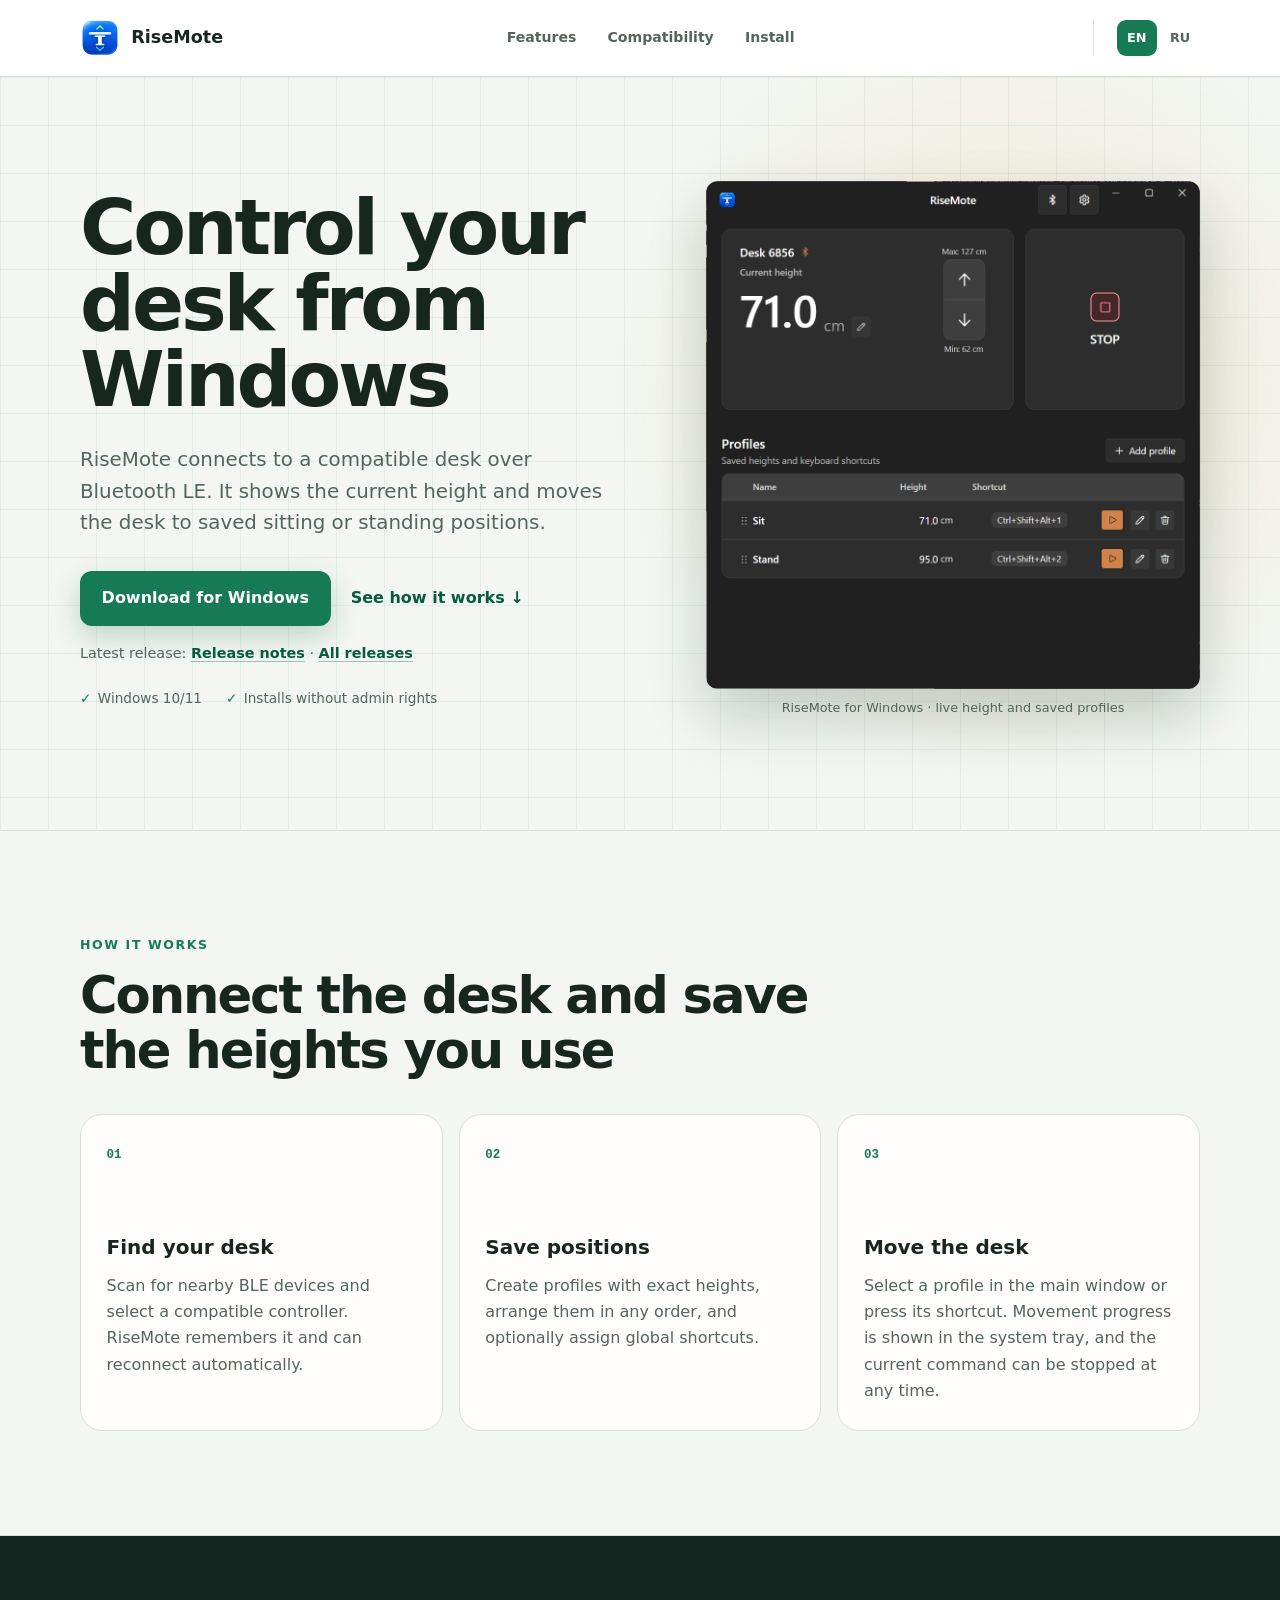
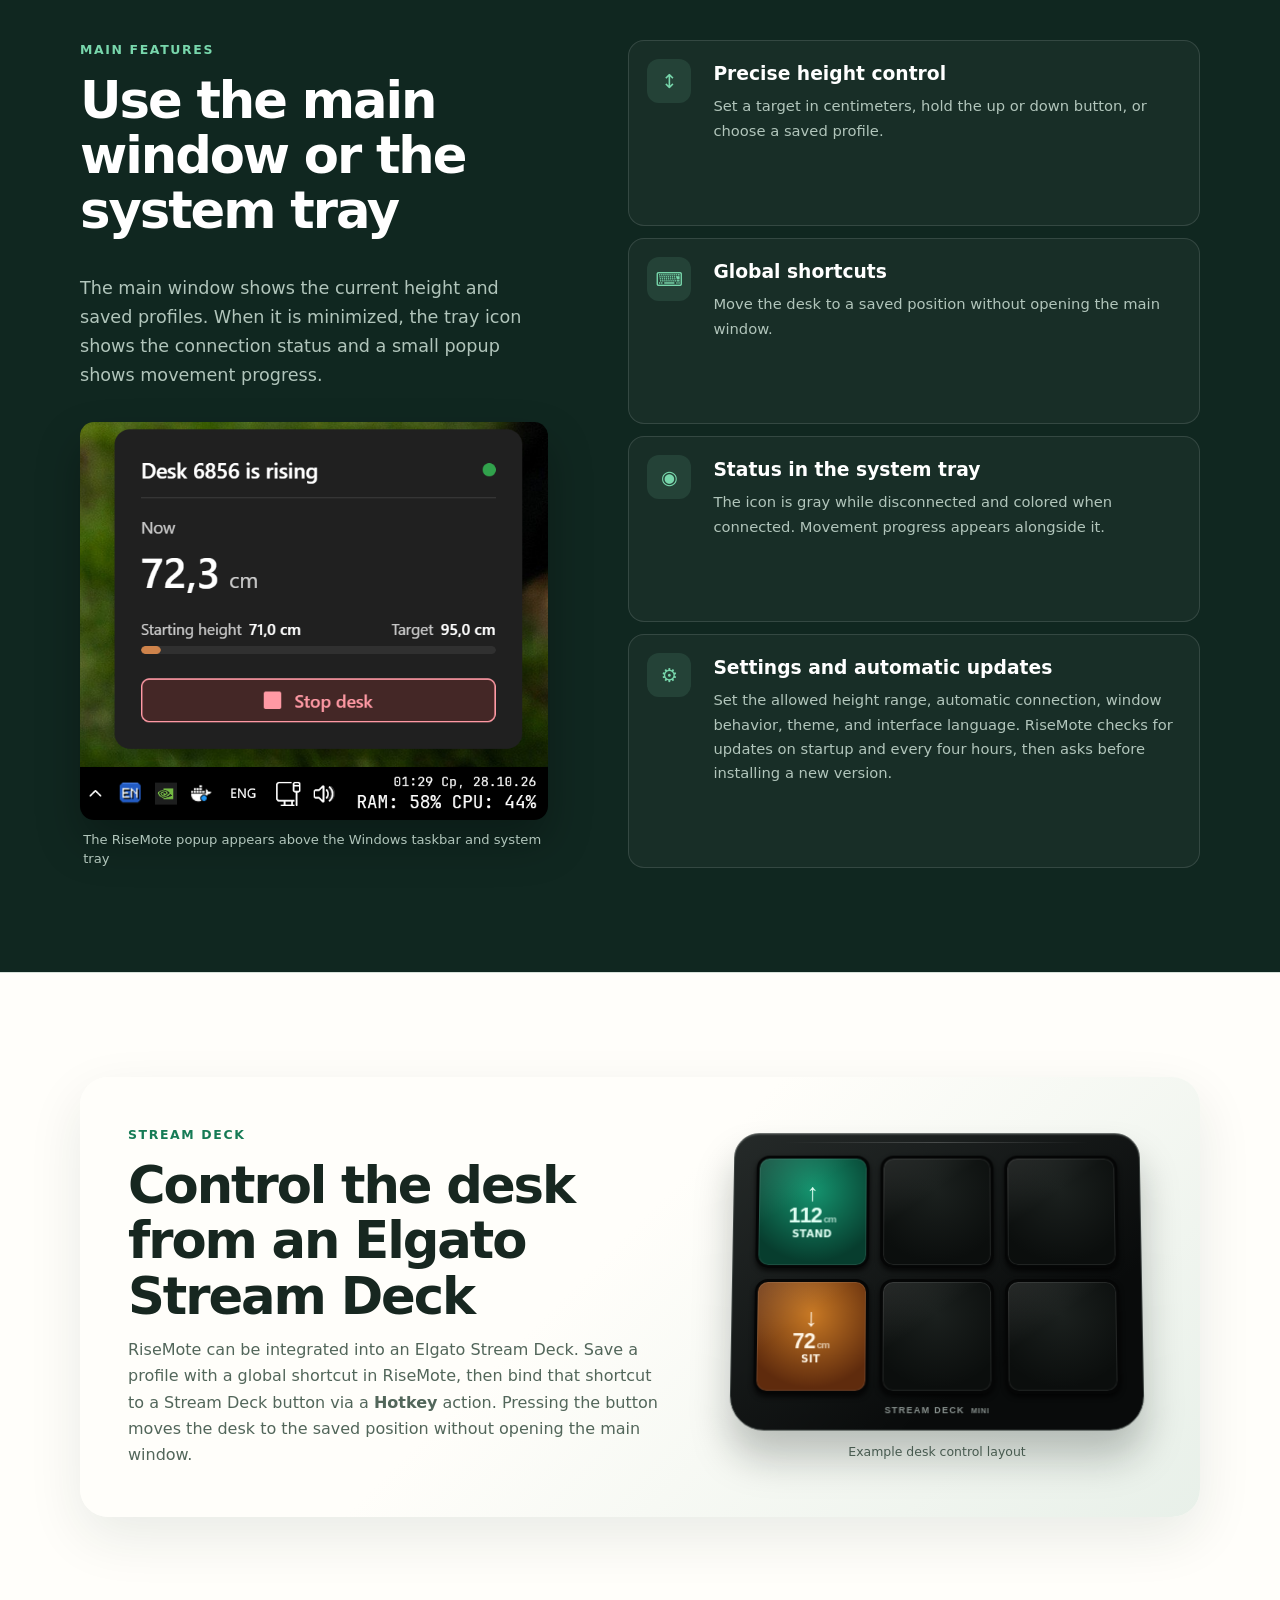
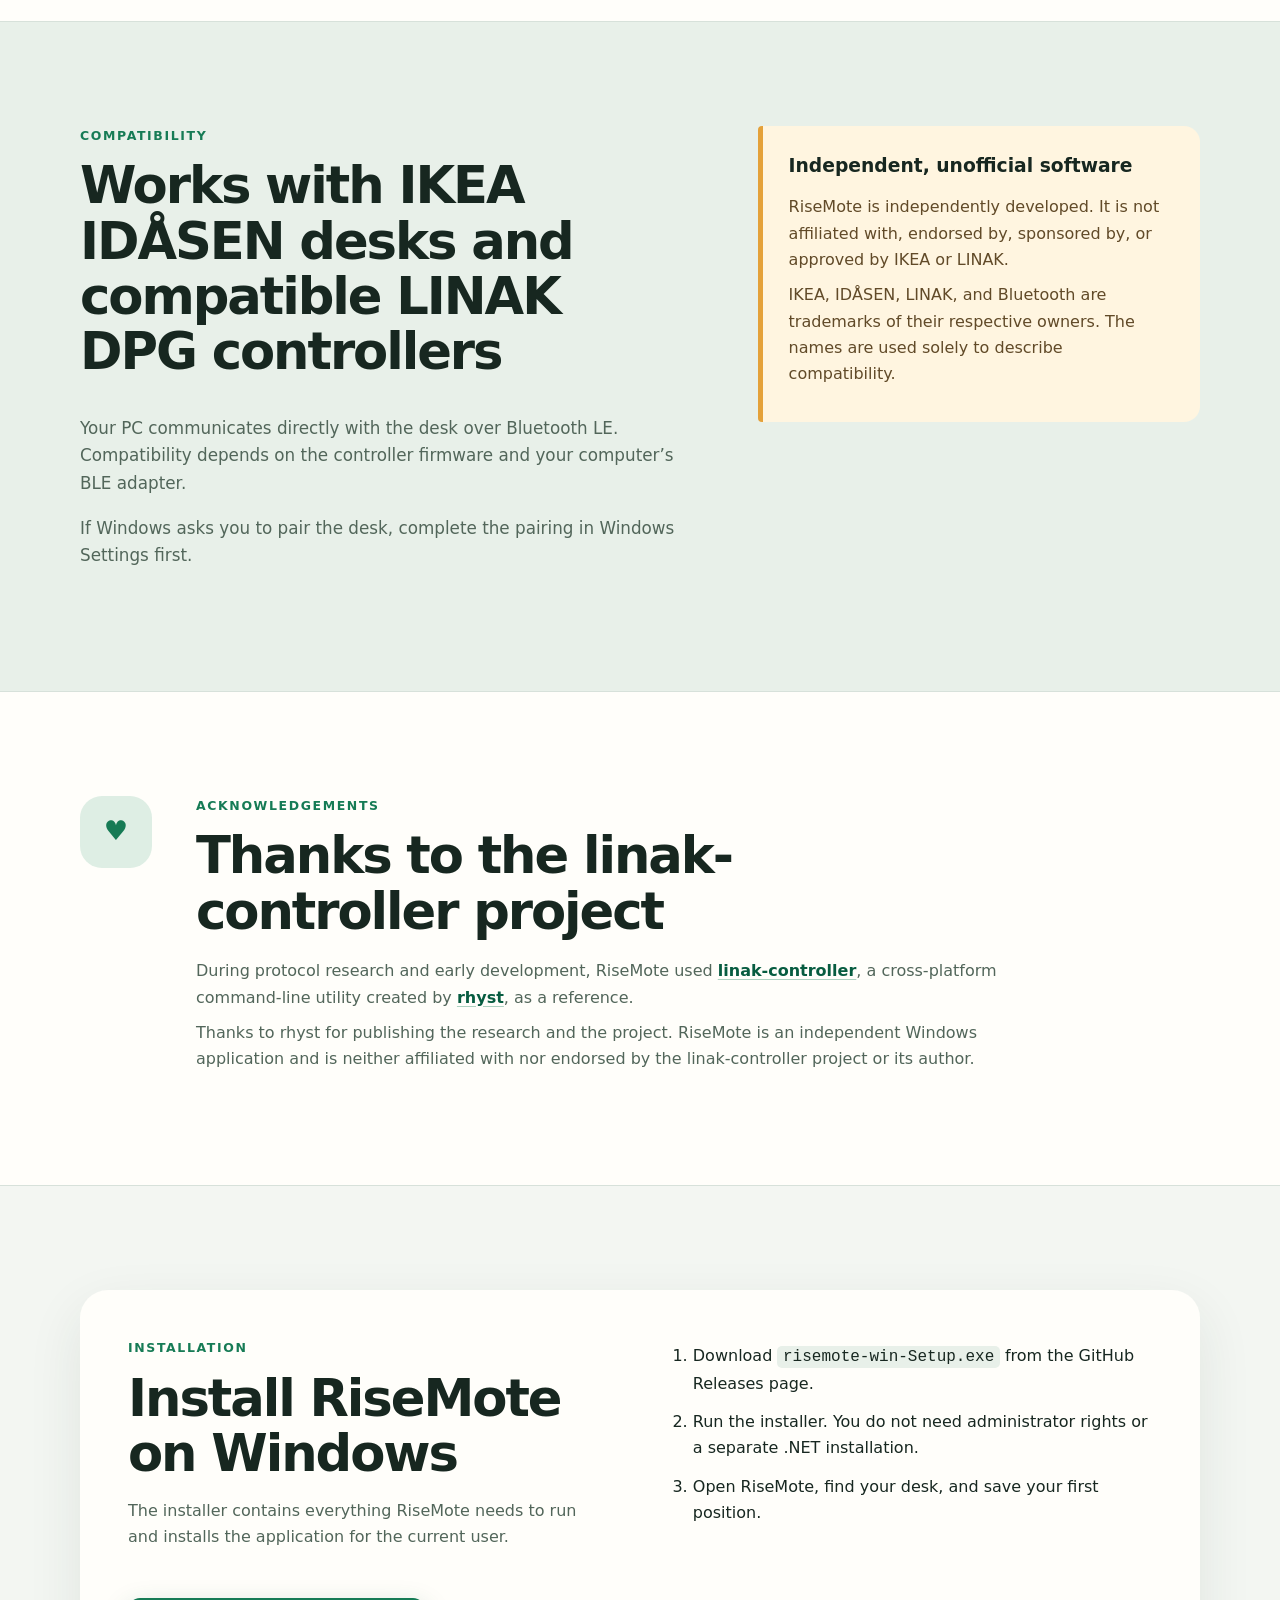
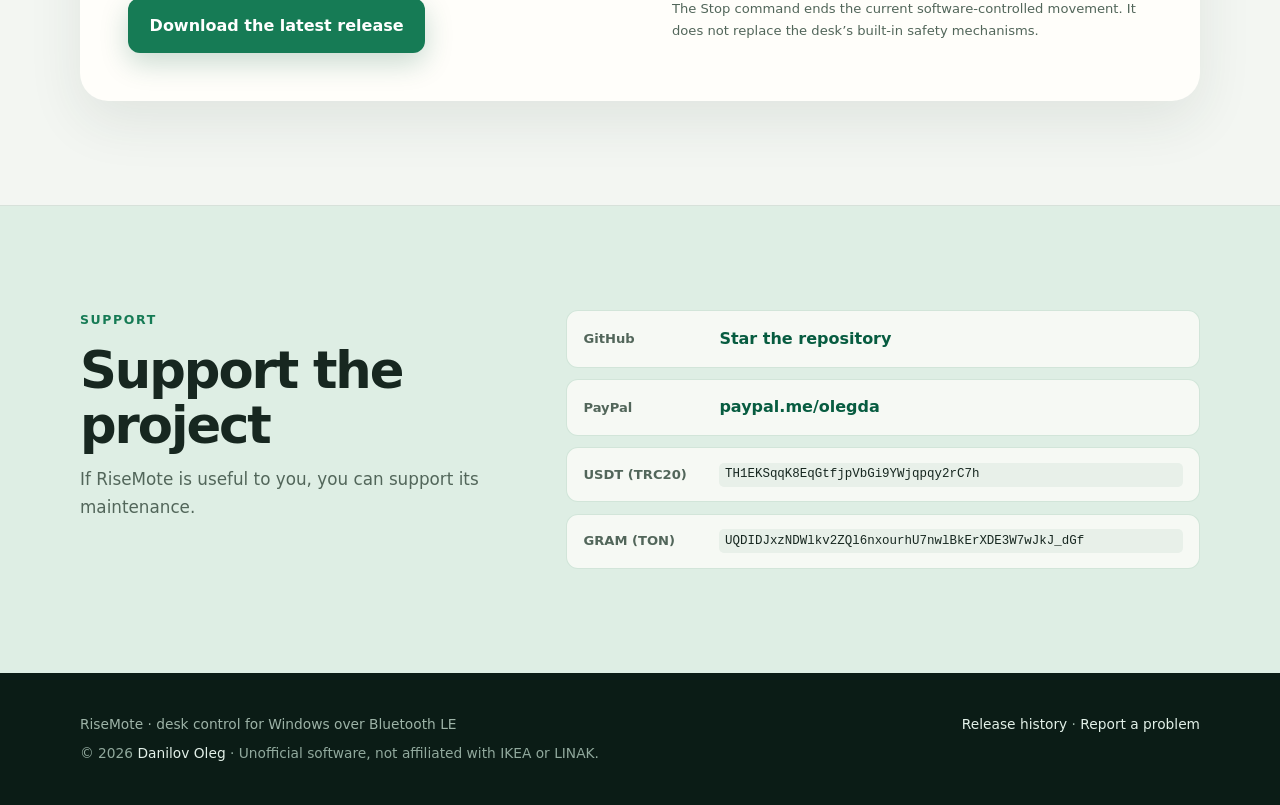
<file: index.html>
<!doctype html>
<html lang="en">
<head>
  <meta charset="utf-8">
  <meta name="viewport" content="width=device-width, initial-scale=1">
  <title>RiseMote — Desk control for Windows</title>
  <meta name="description" content="Control a compatible sit-stand desk from Windows over Bluetooth LE. Save positions, assign global shortcuts, and monitor movement from the system tray.">
  <link rel="canonical" href="https://dosoft.github.io/risemote/">
  <link rel="alternate" hreflang="ru" href="https://dosoft.github.io/risemote/ru/">
  <link rel="icon" type="image/x-icon" href="favicon.ico">
  <link rel="icon" type="image/png" sizes="32x32" href="favicon-32.png">
  <link rel="icon" type="image/png" sizes="16x16" href="favicon-16.png">
  <link rel="apple-touch-icon" sizes="180x180" href="apple-touch-icon.png">
  <meta property="og:title" content="RiseMote — Desk control for Windows">
  <meta property="og:description" content="Live height, saved positions, global shortcuts, and tray controls for a compatible sit-stand desk.">
  <meta property="og:type" content="website">
  <meta property="og:url" content="https://dosoft.github.io/risemote/">
  <meta property="og:image" content="https://dosoft.github.io/risemote/logo.png">
  <meta property="og:locale" content="en_US">
  <meta name="twitter:card" content="summary">
  <link rel="stylesheet" href="styles.css">
  <script type="application/ld+json">{"@context":"https://schema.org","@type":"SoftwareApplication","name":"RiseMote","applicationCategory":"UtilitiesApplication","operatingSystem":"Windows 10, Windows 11","offers":{"@type":"Offer","price":"0","priceCurrency":"USD"},"url":"https://dosoft.github.io/risemote/","downloadUrl":"https://github.com/dosoft/risemote/releases"}</script>
</head>
<body>
  <header class="site-header">
    <div class="container nav"><a class="brand" href="./"><img src="header-logo.png" alt="" width="40" height="40" srcset="header-logo.png 1x, header-logo.png 2x"><span>RiseMote</span></a><nav class="site-nav" aria-label="On this page"><a href="#how-it-works">Features</a><a href="#compatibility">Compatibility</a><a href="#installation">Install</a></nav><nav class="languages" aria-label="Language"><span aria-current="page">EN</span><a href="ru/" lang="ru">RU</a></nav></div>
  </header>

  <main>
    <section class="hero">
      <div class="container hero-grid">
        <div class="hero-copy">
          <h1>Control your desk from Windows</h1>
          <p class="lead">RiseMote connects to a compatible desk over Bluetooth LE. It shows the current height and moves the desk to saved sitting or standing positions.</p>
          <div class="cta"><a class="button" href="https://github.com/dosoft/risemote/releases/latest">Download for Windows</a><a class="text-link" href="#how-it-works">See how it works <span aria-hidden="true">↓</span></a></div>
          <p id="release-meta" class="release-meta" aria-live="polite">Latest release: <a id="release-version" class="release-version" href="https://github.com/dosoft/risemote/releases/latest">Release notes</a> · <a href="https://github.com/dosoft/risemote/releases">All releases</a></p>
          <ul class="requirements"><li>Windows 10/11</li><li>Installs without admin rights</li></ul>
        </div>

        <figure class="app-preview">
          <img src="app-screenshot.png" alt="RiseMote main window with the current desk height, movement controls, and saved profiles" width="1024" height="1052" fetchpriority="high">
          <figcaption>RiseMote for Windows · live height and saved profiles</figcaption>
        </figure>
      </div>
    </section>

    <section id="how-it-works" class="section"><div class="container">
      <p class="eyebrow">How it works</p><h2>Connect the desk and save the heights you use</h2>
      <div class="steps">
        <article><span class="step-number">01</span><h3>Find your desk</h3><p>Scan for nearby BLE devices and select a compatible controller. RiseMote remembers it and can reconnect automatically.</p></article>
        <article><span class="step-number">02</span><h3>Save positions</h3><p>Create profiles with exact heights, arrange them in any order, and optionally assign global shortcuts.</p></article>
        <article><span class="step-number">03</span><h3>Move the desk</h3><p>Select a profile in the main window or press its shortcut. Movement progress is shown in the system tray, and the current command can be stopped at any time.</p></article>
      </div>
    </div></section>

    <section class="section control-section"><div class="container control-grid">
      <div><p class="eyebrow">Main features</p><h2>Use the main window or the system tray</h2><p class="section-copy">The main window shows the current height and saved profiles. When it is minimized, the tray icon shows the connection status and a small popup shows movement progress.</p>
        <figure class="tray-preview"><img src="tray-notification.png" alt="RiseMote desk movement notification above the Windows taskbar, with notification area icons visible below" width="637" height="542"><figcaption>The RiseMote popup appears above the Windows taskbar and system tray</figcaption></figure>
      </div>
      <div class="feature-list">
        <article><span>↕</span><div><h3>Precise height control</h3><p>Set a target in centimeters, hold the up or down button, or choose a saved profile.</p></div></article>
        <article><span>⌨</span><div><h3>Global shortcuts</h3><p>Move the desk to a saved position without opening the main window.</p></div></article>
        <article><span>◉</span><div><h3>Status in the system tray</h3><p>The icon is gray while disconnected and colored when connected. Movement progress appears alongside it.</p></div></article>
        <article><span>⚙</span><div><h3>Settings and automatic updates</h3><p>Set the allowed height range, automatic connection, window behavior, theme, and interface language. RiseMote checks for updates on startup and every four hours, then asks before installing a new version.</p></div></article>
      </div>
    </div></section>

    <section class="section streamdeck-section"><div class="container streamdeck-card">
      <div class="streamdeck-copy"><p class="eyebrow">Stream Deck</p><h2>Control the desk from an Elgato Stream Deck</h2><p class="section-copy">RiseMote can be integrated into an Elgato Stream Deck. Save a profile with a global shortcut in RiseMote, then bind that shortcut to a Stream Deck button via a <strong>Hotkey</strong> action. Pressing the button moves the desk to the saved position without opening the main window.</p></div>
      <figure class="streamdeck-figure">
        <div class="streamdeck-device" role="img" aria-label="Example Stream Deck Mini layout for desk control">
          <div class="deck-keys">
            <div class="deck-key deck-key-stand"><span class="deck-key-icon">↑</span><span class="deck-key-value">112</span><span class="deck-key-label">Stand</span></div>
            <div class="deck-key deck-key-empty" aria-hidden="true"></div>
            <div class="deck-key deck-key-empty" aria-hidden="true"></div>
            <div class="deck-key deck-key-sit"><span class="deck-key-icon">↓</span><span class="deck-key-value">72</span><span class="deck-key-label">Sit</span></div>
            <div class="deck-key deck-key-empty" aria-hidden="true"></div>
            <div class="deck-key deck-key-empty" aria-hidden="true"></div>
          </div>
          <div class="deck-brand"><span>STREAM DECK</span><small>MINI</small></div>
        </div>
        <figcaption>Example desk control layout</figcaption>
      </figure>
    </div></section>

    <section id="compatibility" class="section compatibility"><div class="container compatibility-grid">
      <div><p class="eyebrow">Compatibility</p><h2>Works with IKEA IDÅSEN desks and compatible LINAK DPG controllers</h2><p>Your PC communicates directly with the desk over Bluetooth LE. Compatibility depends on the controller firmware and your computer’s BLE adapter.</p><p>If Windows asks you to pair the desk, complete the pairing in Windows Settings first.</p></div>
      <aside class="notice"><h3>Independent, unofficial software</h3><p>RiseMote is independently developed. It is not affiliated with, endorsed by, sponsored by, or approved by IKEA or LINAK.</p><p>IKEA, IDÅSEN, LINAK, and Bluetooth are trademarks of their respective owners. The names are used solely to describe compatibility.</p></aside>
    </div></section>

    <section class="section credits"><div class="container credit-card">
      <div class="credit-mark" aria-hidden="true">♥</div>
      <div><p class="eyebrow">Acknowledgements</p><h2>Thanks to the linak-controller project</h2><p>During protocol research and early development, RiseMote used <a href="https://github.com/rhyst/linak-controller" rel="noopener">linak-controller</a>, a cross-platform command-line utility created by <a href="https://github.com/rhyst" rel="noopener">rhyst</a>, as a reference.</p><p>Thanks to rhyst for publishing the research and the project. RiseMote is an independent Windows application and is neither affiliated with nor endorsed by the linak-controller project or its author.</p></div>
    </div></section>

    <section id="installation" class="section install"><div class="container install-card">
      <div><p class="eyebrow">Installation</p><h2>Install RiseMote on Windows</h2><p>The installer contains everything RiseMote needs to run and installs the application for the current user.</p></div>
      <ol><li>Download <code>risemote-win-Setup.exe</code> from the GitHub Releases page.</li><li>Run the installer. You do not need administrator rights or a separate .NET installation.</li><li>Open RiseMote, find your desk, and save your first position.</li></ol>
      <a class="button" href="https://github.com/dosoft/risemote/releases/latest">Download the latest release</a>
      <p class="fine-print">The Stop command ends the current software-controlled movement. It does not replace the desk’s built-in safety mechanisms.</p>
    </div></section>

    <section class="section support"><div class="container support-card">
      <div><p class="eyebrow">Support</p><h2>Support the project</h2><p>If RiseMote is useful to you, you can support its maintenance.</p></div>
      <ul class="support-options">
        <li><span>GitHub</span><a href="https://github.com/dosoft/risemote">Star the repository</a></li>
        <li><span>PayPal</span><a href="https://paypal.me/olegda">paypal.me/olegda</a></li>
        <li><span>USDT (TRC20)</span><code>TH1EKSqqK8EqGtfjpVbGi9YWjqpqy2rC7h</code></li>
        <li><span>GRAM (TON)</span><code>UQDIDJxzNDWlkv2ZQl6nxourhU7nwlBkErXDE3W7wJkJ_dGf</code></li>
      </ul>
    </div></section>
  </main>

  <footer><div class="container footer-grid"><p>RiseMote · desk control for Windows over Bluetooth LE</p><p><a href="https://github.com/dosoft/risemote/releases">Release history</a> · <a href="https://github.com/dosoft/risemote/issues">Report a problem</a></p><p class="footer-legal">© 2026 <a href="https://olegd.com">Danilov Oleg</a> · Unofficial software, not affiliated with IKEA or LINAK.</p></div></footer>
  <script src="release.js"></script>
</body>
</html>
</file>
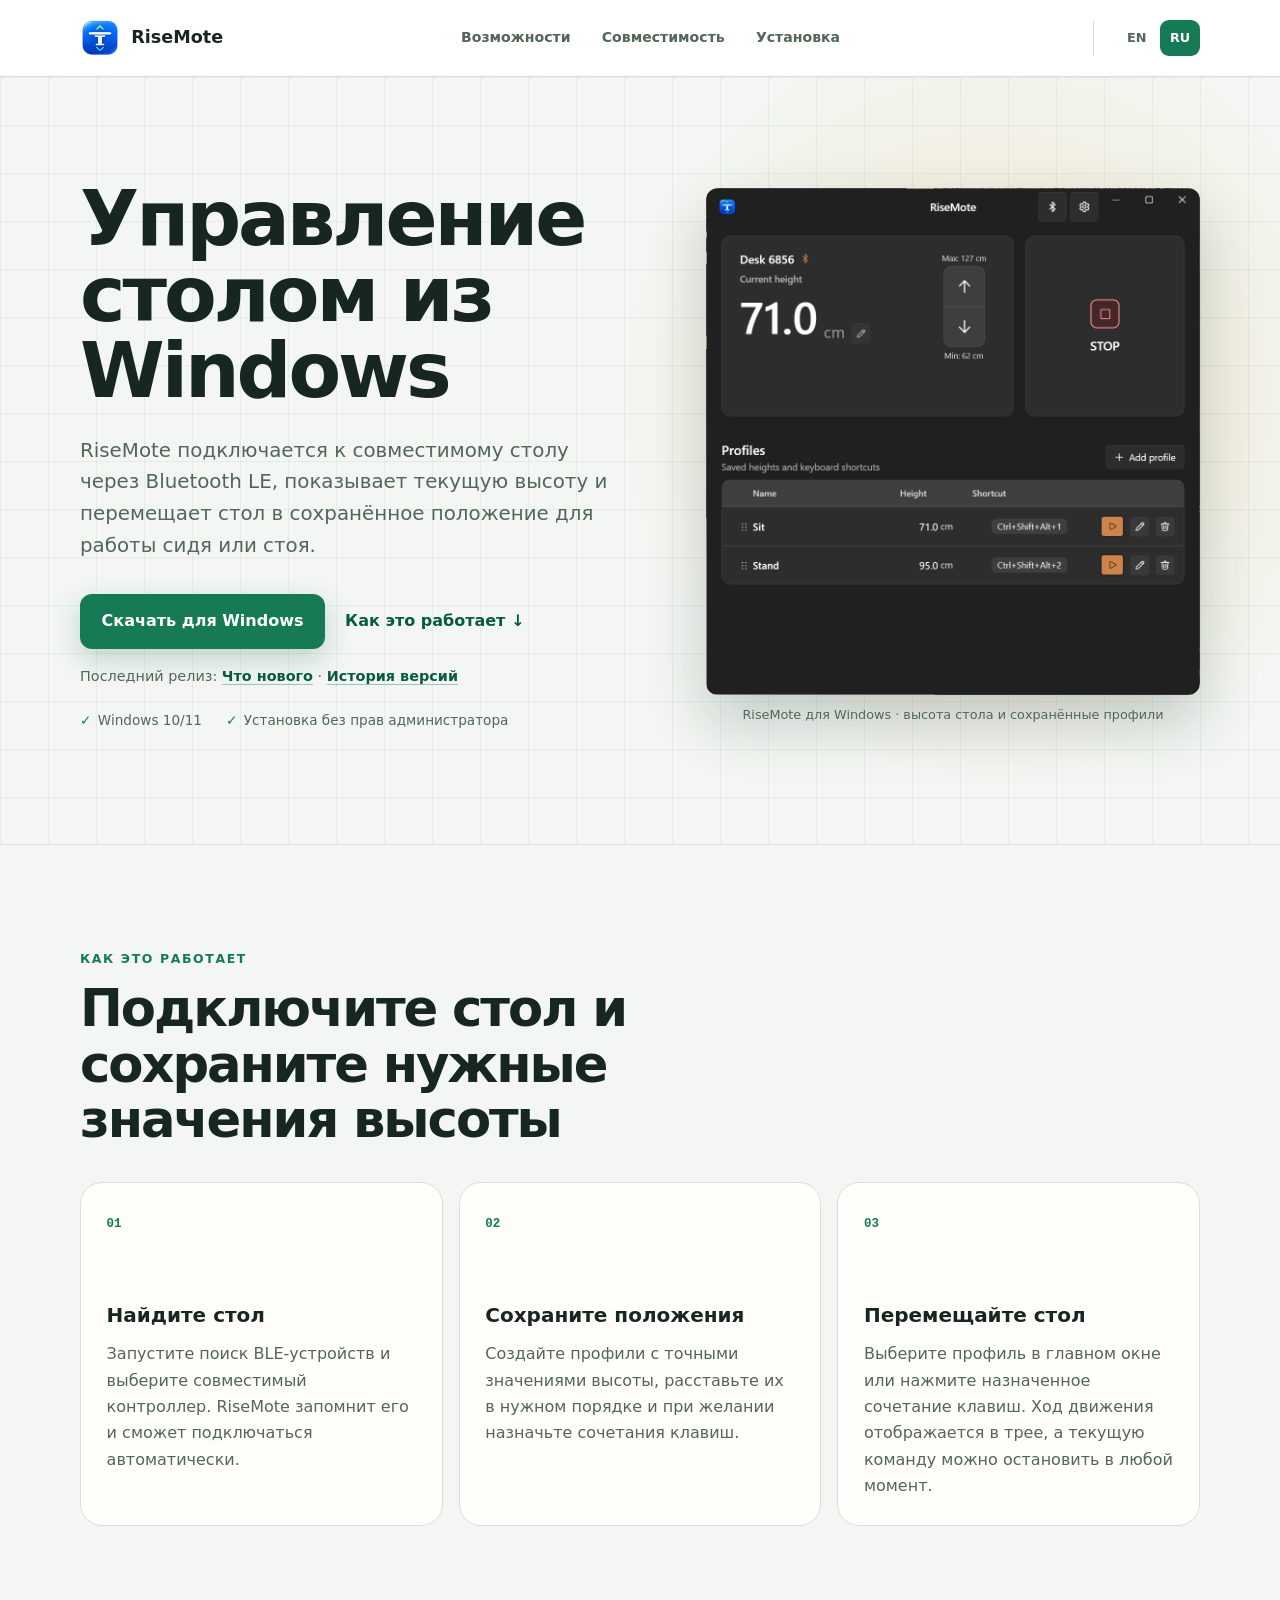
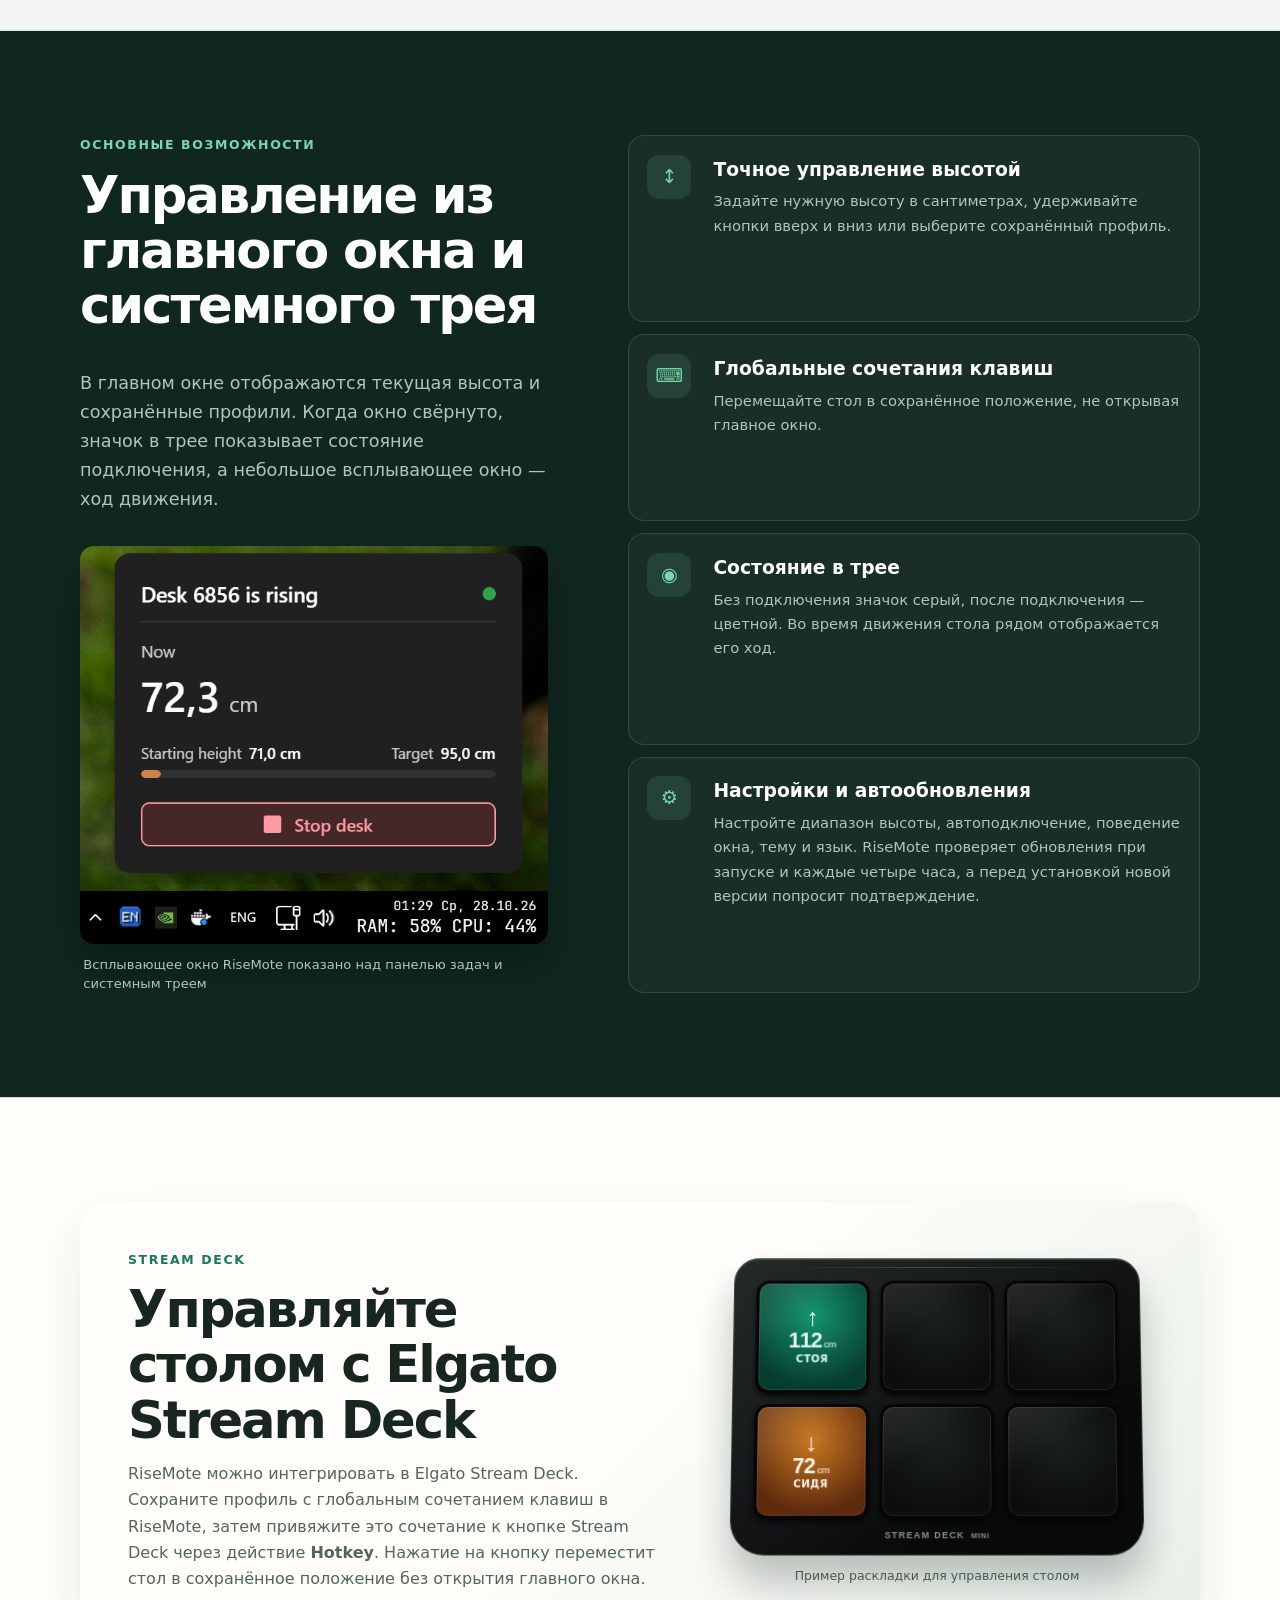
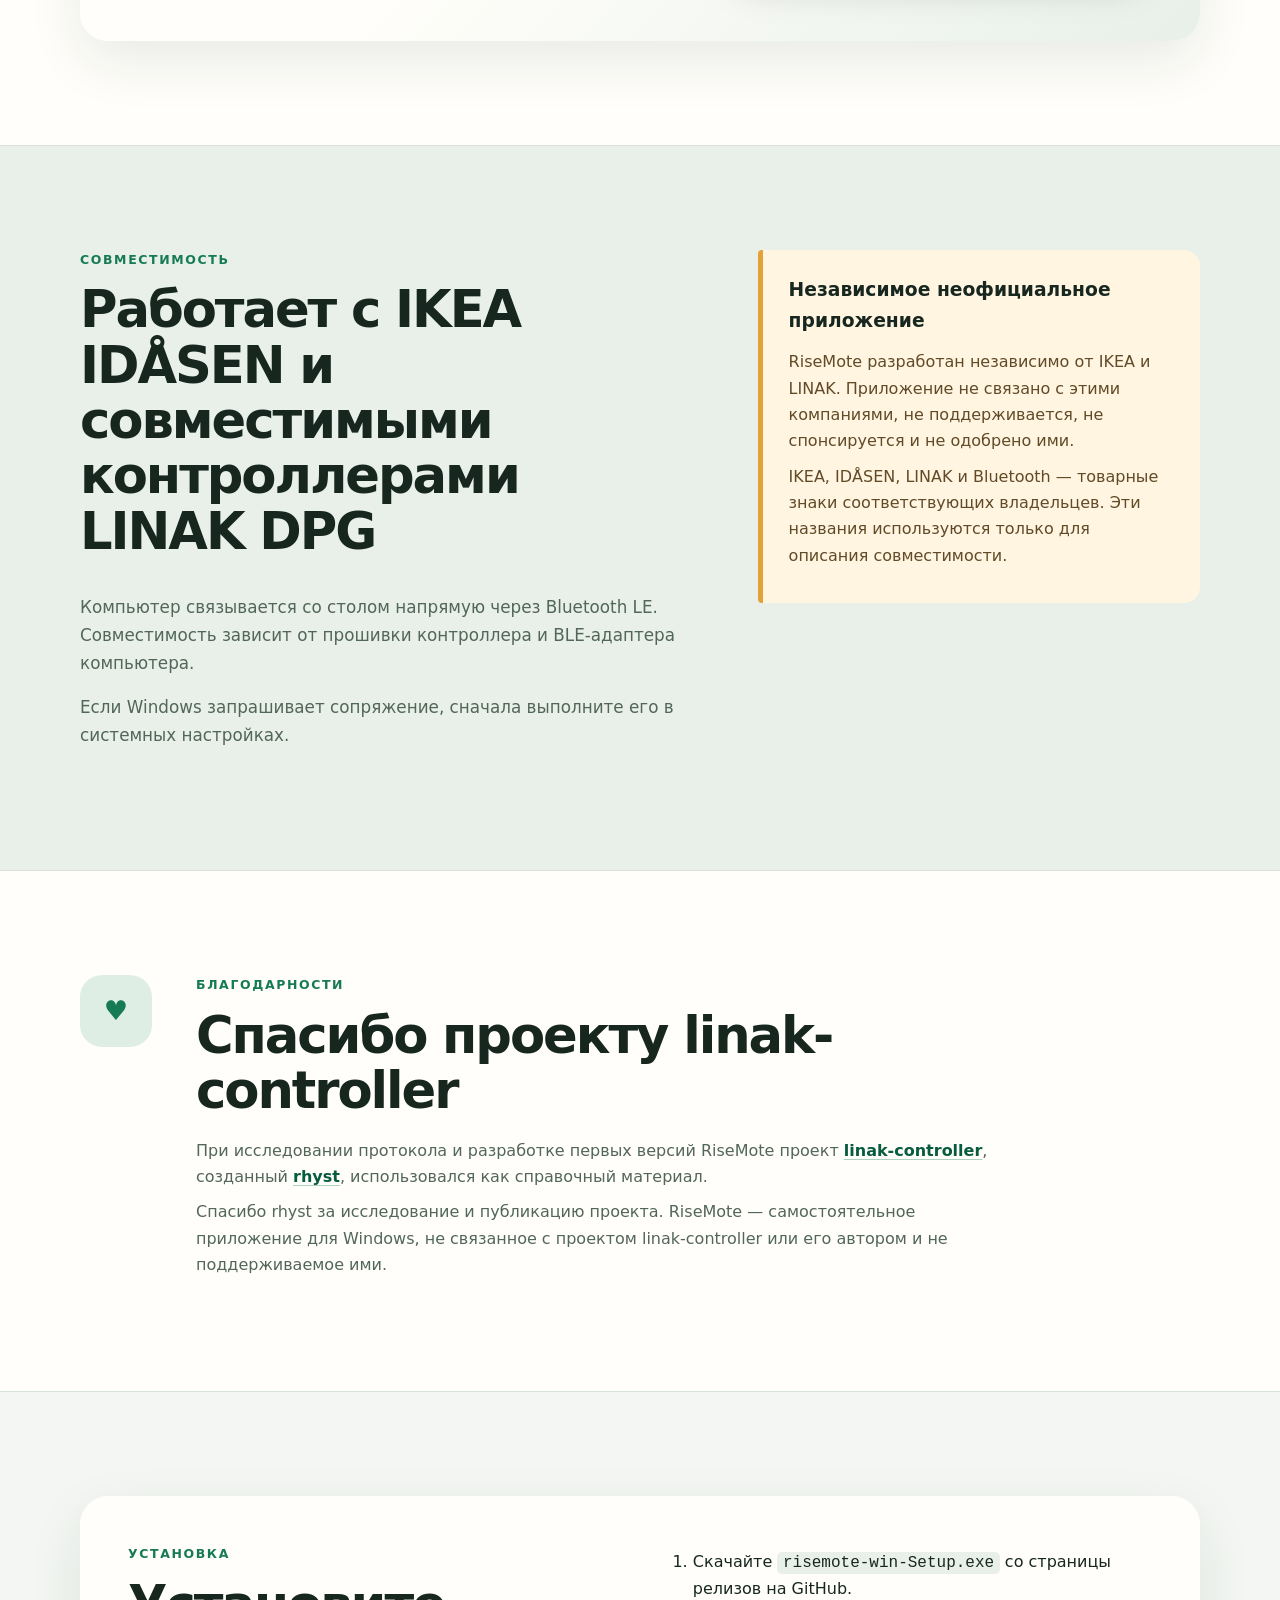
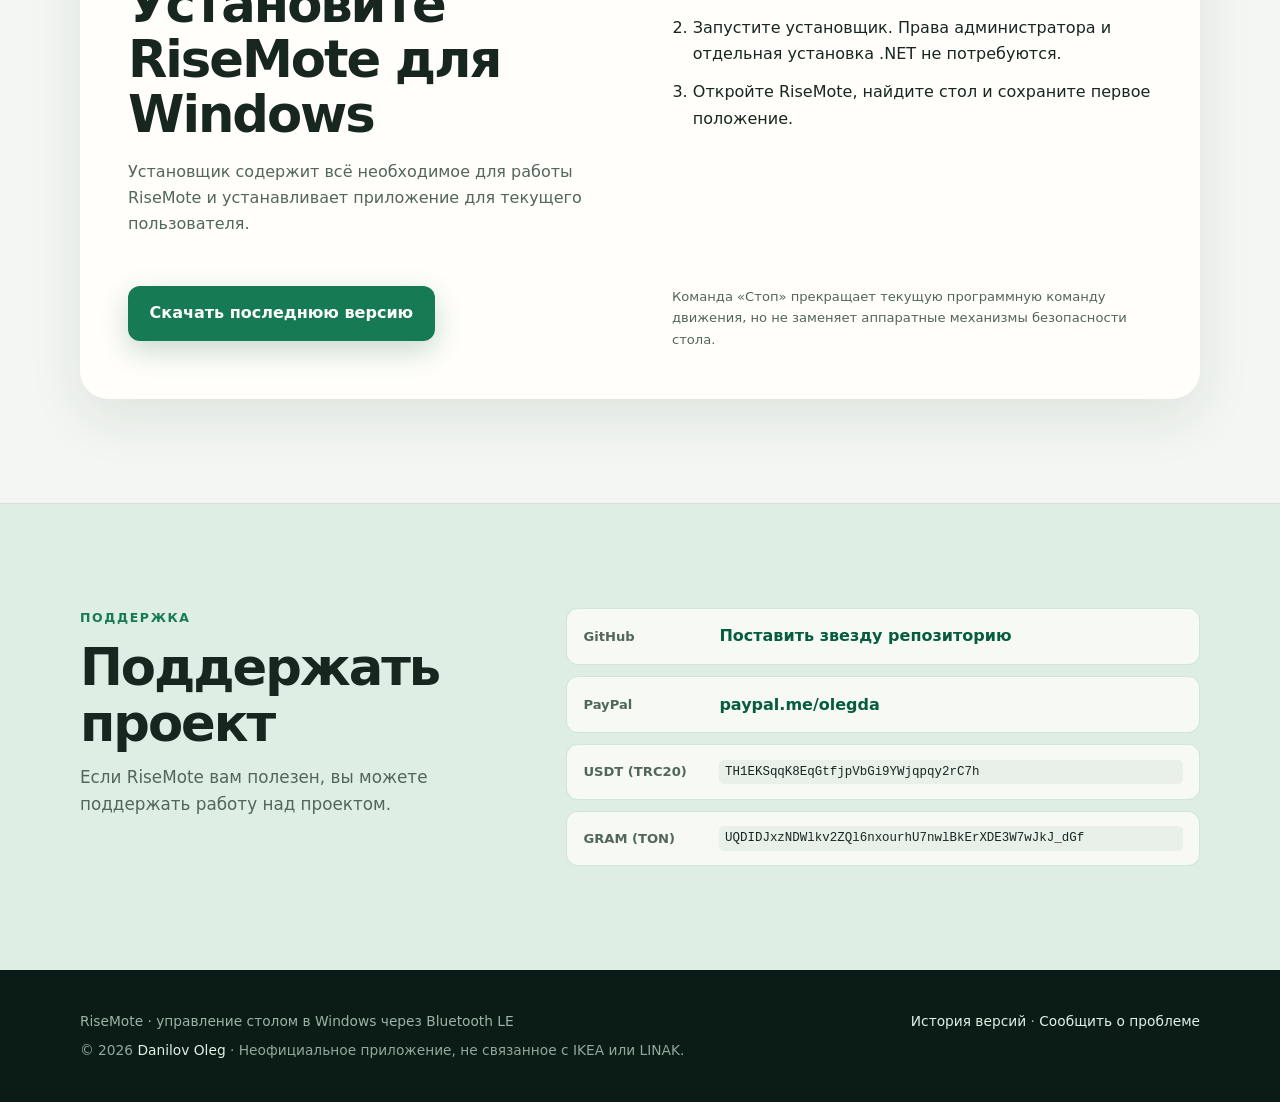
<file: ru/index.html>
<!doctype html>
<html lang="ru">
<head>
  <meta charset="utf-8">
  <meta name="viewport" content="width=device-width, initial-scale=1">
  <title>RiseMote — управление столом в Windows</title>
  <meta name="description" content="Управляйте совместимым регулируемым по высоте столом в Windows через Bluetooth LE: сохраняйте положения, назначайте сочетания клавиш и следите за движением из трея.">
  <link rel="canonical" href="https://dosoft.github.io/risemote/ru/">
  <link rel="alternate" hreflang="en" href="https://dosoft.github.io/risemote/">
  <link rel="icon" type="image/x-icon" href="../favicon.ico">
  <link rel="icon" type="image/png" sizes="32x32" href="../favicon-32.png">
  <link rel="icon" type="image/png" sizes="16x16" href="../favicon-16.png">
  <link rel="apple-touch-icon" sizes="180x180" href="../apple-touch-icon.png">
  <meta property="og:title" content="RiseMote — управление столом в Windows">
  <meta property="og:description" content="Текущая высота, сохранённые положения, глобальные сочетания клавиш и управление из трея.">
  <meta property="og:type" content="website">
  <meta property="og:url" content="https://dosoft.github.io/risemote/ru/">
  <meta property="og:image" content="https://dosoft.github.io/risemote/logo.png">
  <meta property="og:locale" content="ru_RU">
  <meta name="twitter:card" content="summary">
  <link rel="stylesheet" href="../styles.css">
  <script type="application/ld+json">{"@context":"https://schema.org","@type":"SoftwareApplication","name":"RiseMote","applicationCategory":"UtilitiesApplication","operatingSystem":"Windows 10, Windows 11","offers":{"@type":"Offer","price":"0","priceCurrency":"USD"},"url":"https://dosoft.github.io/risemote/ru/","downloadUrl":"https://github.com/dosoft/risemote/releases"}</script>
</head>
<body>
  <header class="site-header">
    <div class="container nav"><a class="brand" href="../"><img src="../header-logo.png" alt="" width="40" height="40"><span>RiseMote</span></a><nav class="site-nav" aria-label="По разделам"><a href="#how-it-works">Возможности</a><a href="#compatibility">Совместимость</a><a href="#installation">Установка</a></nav><nav class="languages" aria-label="Язык"><a href="../" lang="en">EN</a><span aria-current="page">RU</span></nav></div>
  </header>

  <main>
    <section class="hero">
      <div class="container hero-grid">
        <div class="hero-copy">
          <h1>Управление столом из Windows</h1>
          <p class="lead">RiseMote подключается к совместимому столу через Bluetooth LE, показывает текущую высоту и перемещает стол в сохранённое положение для работы сидя или стоя.</p>
          <div class="cta"><a class="button" href="https://github.com/dosoft/risemote/releases/latest">Скачать для Windows</a><a class="text-link" href="#how-it-works">Как это работает <span aria-hidden="true">↓</span></a></div>
          <p id="release-meta" class="release-meta" aria-live="polite">Последний релиз: <a id="release-version" class="release-version" href="https://github.com/dosoft/risemote/releases/latest">Что нового</a> · <a href="https://github.com/dosoft/risemote/releases">История версий</a></p>
          <ul class="requirements"><li>Windows 10/11</li><li>Установка без прав администратора</li></ul>
        </div>

        <figure class="app-preview">
          <img src="../app-screenshot.png" alt="Главное окно RiseMote: текущая высота стола, кнопки движения и сохранённые профили" width="1024" height="1052" fetchpriority="high">
          <figcaption>RiseMote для Windows · высота стола и сохранённые профили</figcaption>
        </figure>
      </div>
    </section>

    <section id="how-it-works" class="section"><div class="container">
      <p class="eyebrow">Как это работает</p><h2>Подключите стол и сохраните нужные значения высоты</h2>
      <div class="steps">
        <article><span class="step-number">01</span><h3>Найдите стол</h3><p>Запустите поиск BLE-устройств и выберите совместимый контроллер. RiseMote запомнит его и сможет подключаться автоматически.</p></article>
        <article><span class="step-number">02</span><h3>Сохраните положения</h3><p>Создайте профили с точными значениями высоты, расставьте их в нужном порядке и при желании назначьте сочетания клавиш.</p></article>
        <article><span class="step-number">03</span><h3>Перемещайте стол</h3><p>Выберите профиль в главном окне или нажмите назначенное сочетание клавиш. Ход движения отображается в трее, а текущую команду можно остановить в любой момент.</p></article>
      </div>
    </div></section>

    <section class="section control-section"><div class="container control-grid">
      <div><p class="eyebrow">Основные возможности</p><h2>Управление из главного окна и системного трея</h2><p class="section-copy">В главном окне отображаются текущая высота и сохранённые профили. Когда окно свёрнуто, значок в трее показывает состояние подключения, а небольшое всплывающее окно — ход движения.</p>
        <figure class="tray-preview"><img src="../tray-notification.png" alt="Уведомление RiseMote о движении стола; внизу видны панель задач и значки области уведомлений Windows" width="637" height="542"><figcaption>Всплывающее окно RiseMote показано над панелью задач и системным треем</figcaption></figure>
      </div>
      <div class="feature-list">
        <article><span>↕</span><div><h3>Точное управление высотой</h3><p>Задайте нужную высоту в сантиметрах, удерживайте кнопки вверх и вниз или выберите сохранённый профиль.</p></div></article>
        <article><span>⌨</span><div><h3>Глобальные сочетания клавиш</h3><p>Перемещайте стол в сохранённое положение, не открывая главное окно.</p></div></article>
        <article><span>◉</span><div><h3>Состояние в трее</h3><p>Без подключения значок серый, после подключения — цветной. Во время движения стола рядом отображается его ход.</p></div></article>
        <article><span>⚙</span><div><h3>Настройки и автообновления</h3><p>Настройте диапазон высоты, автоподключение, поведение окна, тему и язык. RiseMote проверяет обновления при запуске и каждые четыре часа, а перед установкой новой версии попросит подтверждение.</p></div></article>
      </div>
    </div></section>

    <section class="section streamdeck-section"><div class="container streamdeck-card">
      <div class="streamdeck-copy"><p class="eyebrow">Stream Deck</p><h2>Управляйте столом с Elgato Stream Deck</h2><p class="section-copy">RiseMote можно интегрировать в Elgato Stream Deck. Сохраните профиль с глобальным сочетанием клавиш в RiseMote, затем привяжите это сочетание к кнопке Stream Deck через действие <strong>Hotkey</strong>. Нажатие на кнопку переместит стол в сохранённое положение без открытия главного окна.</p></div>
      <figure class="streamdeck-figure">
        <div class="streamdeck-device" role="img" aria-label="Пример раскладки Stream Deck Mini для управления столом">
          <div class="deck-keys">
            <div class="deck-key deck-key-stand"><span class="deck-key-icon">↑</span><span class="deck-key-value">112</span><span class="deck-key-label">Стоя</span></div>
            <div class="deck-key deck-key-empty" aria-hidden="true"></div>
            <div class="deck-key deck-key-empty" aria-hidden="true"></div>
            <div class="deck-key deck-key-sit"><span class="deck-key-icon">↓</span><span class="deck-key-value">72</span><span class="deck-key-label">Сидя</span></div>
            <div class="deck-key deck-key-empty" aria-hidden="true"></div>
            <div class="deck-key deck-key-empty" aria-hidden="true"></div>
          </div>
          <div class="deck-brand"><span>STREAM DECK</span><small>MINI</small></div>
        </div>
        <figcaption>Пример раскладки для управления столом</figcaption>
      </figure>
    </div></section>

    <section id="compatibility" class="section compatibility"><div class="container compatibility-grid">
      <div><p class="eyebrow">Совместимость</p><h2>Работает с IKEA IDÅSEN и совместимыми контроллерами LINAK DPG</h2><p>Компьютер связывается со столом напрямую через Bluetooth LE. Совместимость зависит от прошивки контроллера и BLE-адаптера компьютера.</p><p>Если Windows запрашивает сопряжение, сначала выполните его в системных настройках.</p></div>
      <aside class="notice"><h3>Независимое неофициальное приложение</h3><p>RiseMote разработан независимо от IKEA и LINAK. Приложение не связано с этими компаниями, не поддерживается, не спонсируется и не одобрено ими.</p><p>IKEA, IDÅSEN, LINAK и Bluetooth — товарные знаки соответствующих владельцев. Эти названия используются только для описания совместимости.</p></aside>
    </div></section>

    <section class="section credits"><div class="container credit-card">
      <div class="credit-mark" aria-hidden="true">♥</div>
      <div><p class="eyebrow">Благодарности</p><h2>Спасибо проекту linak-controller</h2><p>При исследовании протокола и разработке первых версий RiseMote проект <a href="https://github.com/rhyst/linak-controller" rel="noopener">linak-controller</a>, созданный <a href="https://github.com/rhyst" rel="noopener">rhyst</a>, использовался как справочный материал.</p><p>Спасибо rhyst за исследование и публикацию проекта. RiseMote — самостоятельное приложение для Windows, не связанное с проектом linak-controller или его автором и не поддерживаемое ими.</p></div>
    </div></section>

    <section id="installation" class="section install"><div class="container install-card">
      <div><p class="eyebrow">Установка</p><h2>Установите RiseMote для Windows</h2><p>Установщик содержит всё необходимое для работы RiseMote и устанавливает приложение для текущего пользователя.</p></div>
      <ol><li>Скачайте <code>risemote-win-Setup.exe</code> со страницы релизов на GitHub.</li><li>Запустите установщик. Права администратора и отдельная установка .NET не потребуются.</li><li>Откройте RiseMote, найдите стол и сохраните первое положение.</li></ol>
      <a class="button" href="https://github.com/dosoft/risemote/releases/latest">Скачать последнюю версию</a>
      <p class="fine-print">Команда «Стоп» прекращает текущую программную команду движения, но не заменяет аппаратные механизмы безопасности стола.</p>
    </div></section>

    <section class="section support"><div class="container support-card">
      <div><p class="eyebrow">Поддержка</p><h2>Поддержать проект</h2><p>Если RiseMote вам полезен, вы можете поддержать работу над проектом.</p></div>
      <ul class="support-options">
        <li><span>GitHub</span><a href="https://github.com/dosoft/risemote">Поставить звезду репозиторию</a></li>
        <li><span>PayPal</span><a href="https://paypal.me/olegda">paypal.me/olegda</a></li>
        <li><span>USDT (TRC20)</span><code>TH1EKSqqK8EqGtfjpVbGi9YWjqpqy2rC7h</code></li>
        <li><span>GRAM (TON)</span><code>UQDIDJxzNDWlkv2ZQl6nxourhU7nwlBkErXDE3W7wJkJ_dGf</code></li>
      </ul>
    </div></section>
  </main>

  <footer><div class="container footer-grid"><p>RiseMote · управление столом в Windows через Bluetooth LE</p><p><a href="https://github.com/dosoft/risemote/releases">История версий</a> · <a href="https://github.com/dosoft/risemote/issues">Сообщить о проблеме</a></p><p class="footer-legal">© 2026 <a href="https://olegd.com">Danilov Oleg</a> · Неофициальное приложение, не связанное с IKEA или LINAK.</p></div></footer>
  <script src="../release.js"></script>
</body>
</html>
</file>
<file: styles.css>
:root {
  --bg: #f3f6f2;
  --surface: #fffefa;
  --surface-soft: #e8f0e9;
  --ink: #172720;
  --muted: #52665a;
  --line: #d7e1da;
  --green: #167b55;
  --green-dark: #075c40;
  --green-soft: #deeee4;
  --amber: #e4a139;
  --amber-soft: #fff5e0;
  --amber-ink: #614a28;
  --focus: #985500;
  --night: #102720;
  --night-muted: #b1c5bb;
  --night-accent: #78d7ac;
  --footer: #0b1c16;
  --footer-muted: #9db3a7;
  --radius: 22px;
}
* { box-sizing: border-box; }
html { scroll-behavior: smooth; }
body { margin: 0; color: var(--ink); background: var(--bg); font: 16px/1.65 "Segoe UI Variable", "Segoe UI", system-ui, sans-serif; }
a { color: var(--green-dark); text-decoration: none; }
a:hover { text-decoration: underline; }
.container { width: min(1120px, calc(100% - 2.5rem)); margin-inline: auto; }
.site-header { position: sticky; top: 0; z-index: 20; border-bottom: 1px solid var(--line); background: rgba(255,255,255,.94); backdrop-filter: blur(14px); }
.nav { min-height: 76px; display: grid; grid-template-columns: auto minmax(0, 1fr) auto; align-items: center; gap: clamp(1rem, 2.5vw, 2rem); }
.brand { display: inline-flex; align-items: center; gap: .7rem; color: var(--ink); font-size: 1.1rem; font-weight: 750; }
.brand:hover { text-decoration: none; }
.brand img { border-radius: 10px; }
.site-nav { display: flex; align-items: center; justify-content: center; gap: .25rem; }
.site-nav a { display: inline-flex; min-height: 42px; align-items: center; padding: 0 .85rem; border-radius: 10px; color: var(--muted); font-size: .88rem; font-weight: 700; white-space: nowrap; transition: color .16s ease, background-color .16s ease; }
.site-nav a:hover { color: var(--green-dark); background: var(--green-soft); text-decoration: none; }
.languages { display: flex; gap: .2rem; align-items: center; margin-left: clamp(.25rem, 1.2vw, 1rem); padding-left: clamp(.75rem, 1.8vw, 1.4rem); border-left: 1px solid var(--line); font-size: .8rem; font-weight: 750; }
.languages a, .languages span { display: grid; min-width: 40px; min-height: 36px; place-items: center; padding: .3rem .55rem; border-radius: 9px; text-align: center; transition: color .16s ease, background-color .16s ease; }
.languages a { color: var(--muted); }
.languages a:hover { color: var(--green-dark); background: var(--green-soft); text-decoration: none; }
.languages span { color: white; background: var(--green); }
.brand:focus-visible, .site-nav a:focus-visible, .languages a:focus-visible, .button:focus-visible, .text-link:focus-visible { outline: 3px solid var(--focus); outline-offset: 3px; }
.hero { position: relative; overflow: hidden; padding: 6.5rem 0 7rem; background: linear-gradient(rgba(22,123,85,.07) 1px, transparent 1px), linear-gradient(90deg, rgba(22,123,85,.07) 1px, transparent 1px), radial-gradient(circle at 78% 42%, rgba(228,161,57,.2), transparent 24rem), var(--bg); background-size: 48px 48px, 48px 48px, auto, auto; }
.hero-grid { display: grid; grid-template-columns: minmax(0, 1.05fr) minmax(400px, .95fr); gap: 5rem; align-items: center; }
.eyebrow { margin: 0 0 .75rem; color: var(--green); font-size: .78rem; font-weight: 800; letter-spacing: .13em; text-transform: uppercase; }
h1 { max-width: 730px; margin: 0; font-size: clamp(3rem, 6vw, 5.5rem); line-height: .99; letter-spacing: -.04em; }
.lead { max-width: 650px; margin: 1.6rem 0 2rem; color: var(--muted); font-size: 1.24rem; line-height: 1.6; }
.cta { display: flex; flex-wrap: wrap; align-items: center; gap: 1.25rem; }
.button { display: inline-flex; align-items: center; justify-content: center; padding: .9rem 1.35rem; border-radius: 12px; color: white; background: var(--green); font-weight: 750; box-shadow: 0 10px 28px rgba(7,92,64,.22); transition: transform .18s, background .18s; }
.button:hover { background: var(--green-dark); text-decoration: none; transform: translateY(-2px); }
.text-link { font-weight: 700; }
.release-meta { min-height: 1.6em; margin: 1rem 0 0; color: var(--muted); font-size: .9rem; }
.release-meta a { font-weight: 700; text-decoration: underline; text-decoration-color: rgba(22,123,85,.4); text-underline-offset: .18em; }
.release-meta a:hover { text-decoration-color: currentColor; }
.release-version { color: var(--green-dark); }
.requirements { display: flex; flex-wrap: wrap; gap: .5rem 1.5rem; margin: 1.3rem 0 0; padding: 0; color: var(--muted); font-size: .85rem; list-style: none; }
.requirements li::before { content: "✓"; margin-right: .4rem; color: var(--green); font-weight: 800; }
.app-preview { min-width: 0; margin: 0; }
.app-preview img { display: block; width: 100%; height: auto; border-radius: 12px; box-shadow: 0 28px 60px rgba(12,40,29,.2); }
.app-preview figcaption { margin: .65rem .2rem .1rem; color: var(--muted); font-size: .8rem; line-height: 1.4; text-align: center; }
.section { padding: 6.5rem 0; border-top: 1px solid var(--line); }
section[id] { scroll-margin-top: 6rem; }
h2 { max-width: 760px; margin: 0 0 2.2rem; font-size: clamp(2.2rem, 4vw, 3.7rem); line-height: 1.08; letter-spacing: -.04em; }
.steps { display: grid; grid-template-columns: repeat(3, 1fr); gap: 1rem; }
.steps article { min-height: 270px; padding: 1.6rem; border: 1px solid var(--line); border-radius: var(--radius); background: var(--surface); }
.step-number { color: var(--green); font: 800 .78rem/1 Consolas, monospace; }
.steps h3 { margin: 4rem 0 .55rem; font-size: 1.25rem; }
.steps p, .section-copy { margin: 0; color: var(--muted); }
.control-section { color: white; background: var(--night); }
.control-section .eyebrow { color: var(--night-accent); }
.control-grid { display: grid; grid-template-columns: .9fr 1.1fr; gap: 5rem; }
.control-section .section-copy { color: var(--night-muted); font-size: 1.1rem; }
.tray-preview { max-width: 520px; margin: 2rem 0 0; }
.tray-preview img { display: block; width: 100%; height: auto; border-radius: 14px; box-shadow: 0 22px 44px rgba(0,0,0,.28); }
.tray-preview figcaption { margin: .65rem .2rem 0; color: var(--night-muted); font-size: .82rem; line-height: 1.45; }
.feature-list { display: grid; gap: .75rem; }
.feature-list article { display: grid; grid-template-columns: 50px 1fr; gap: 1rem; padding: 1.15rem; border: 1px solid rgba(255,255,255,.12); border-radius: 16px; background: rgba(255,255,255,.035); }
.feature-list article > span { display: grid; width: 44px; height: 44px; place-items: center; border-radius: 12px; color: var(--night-accent); background: rgba(120,215,172,.12); font-size: 1.2rem; }
.feature-list h3 { margin: 0 0 .25rem; }
.feature-list p { margin: 0; color: var(--night-muted); font-size: .92rem; }
.compatibility { background: var(--surface-soft); }
.compatibility-grid { display: grid; grid-template-columns: 1.15fr .85fr; gap: 5rem; align-items: start; }
.compatibility-grid > div > p:not(.eyebrow) { color: var(--muted); font-size: 1.05rem; }
.notice { padding: 1.6rem; border-left: 5px solid var(--amber); border-radius: 4px 16px 16px 4px; background: var(--amber-soft); }
.notice h3 { margin: 0 0 .75rem; }
.notice p { margin: .55rem 0; color: var(--amber-ink); }
.credits { background: var(--surface); }
.credit-card { display: grid; grid-template-columns: 84px 1fr; gap: 2rem; align-items: start; }
.credit-mark { display: grid; width: 72px; height: 72px; place-items: center; border-radius: 22px; color: var(--green); background: var(--green-soft); font-size: 1.7rem; }
.credit-card h2 { margin-bottom: 1.2rem; }
.credit-card p:not(.eyebrow) { max-width: 820px; margin: .55rem 0; color: var(--muted); }
.credit-card a { font-weight: 700; text-decoration: underline; text-decoration-color: rgba(22,123,85,.35); text-underline-offset: .2em; }
.install-card { display: grid; grid-template-columns: 1fr 1fr; gap: 2rem 4rem; padding: 3rem; border-radius: 28px; background: var(--surface); box-shadow: 0 20px 55px rgba(32,58,48,.09); }
.install-card h2 { margin-bottom: .8rem; }
.install-card > div > p:last-child { color: var(--muted); }
.install-card ol { margin: .3rem 0 0; padding-left: 1.3rem; }
.install-card li { margin-bottom: .75rem; }
.install-card .button { justify-self: start; align-self: start; }
.fine-print { margin: 0; color: var(--muted); font-size: .82rem; }
.streamdeck-section { background: var(--surface); }
.streamdeck-card { display: grid; grid-template-columns: minmax(0, 1fr) minmax(330px, 430px); gap: 3rem 4rem; align-items: center; padding: 3rem; border-radius: 28px; background: linear-gradient(135deg, var(--surface) 45%, var(--surface-soft)); box-shadow: 0 20px 55px rgba(12,40,29,.09); }
.streamdeck-card h2 { margin-bottom: .8rem; }
.streamdeck-card .section-copy { color: var(--muted); max-width: 660px; margin: .55rem 0 0; }
.streamdeck-figure { min-width: 0; margin: 0; text-align: center; }
.streamdeck-device { position: relative; width: min(100%, 410px); margin-inline: auto; padding: 1.35rem 1.35rem .9rem; border: 1px solid #3a413f; border-radius: 25px 25px 34px 34px; background: linear-gradient(145deg, #252a29, #090b0b 72%); box-shadow: 0 26px 38px rgba(12,23,19,.25), inset 0 1px 0 rgba(255,255,255,.12); transform: perspective(800px) rotateX(4deg); }
.streamdeck-device::after { content: ""; position: absolute; inset: 8px 12% auto; height: 1px; background: linear-gradient(90deg, transparent, rgba(255,255,255,.2), transparent); }
.deck-keys { display: grid; grid-template-columns: repeat(3, 1fr); gap: .72rem; }
.deck-key { position: relative; display: flex; aspect-ratio: 1; min-width: 0; flex-direction: column; align-items: center; justify-content: center; gap: .12rem; border: 3px solid #050606; border-radius: 13px; color: #dbe9e3; background: radial-gradient(circle at 50% 30%, #26332e, #111614 72%); box-shadow: inset 0 0 0 1px rgba(255,255,255,.09), 0 3px 5px rgba(0,0,0,.7); overflow: hidden; }
.deck-key::after { content: ""; position: absolute; inset: 0; background: linear-gradient(145deg, rgba(255,255,255,.1), transparent 38%); pointer-events: none; }
.deck-key-stand { color: #dffff3; background: radial-gradient(circle at 50% 30%, #15946f, #073d2e 78%); }
.deck-key-sit { color: #fff5e5; background: radial-gradient(circle at 50% 30%, #c87924, #5f2b0d 78%); }
.deck-key-empty { background: radial-gradient(circle at 50% 30%, #1b201e, #0b0e0d 78%); }
.deck-key-icon { font: 750 clamp(1.15rem, 3vw, 1.55rem)/.8 "Segoe UI Variable", "Segoe UI", sans-serif; }
.deck-key-value { font: 760 clamp(.95rem, 2.7vw, 1.35rem)/1 "Segoe UI Variable", "Segoe UI", sans-serif; letter-spacing: -.04em; }
.deck-key-value::after { content: " cm"; color: currentColor; font-size: .45em; font-weight: 600; opacity: .72; }
.deck-key-label { position: relative; max-width: 90%; color: currentColor; font-size: clamp(.48rem, 1.3vw, .64rem); font-weight: 750; line-height: 1.1; letter-spacing: .035em; text-transform: uppercase; }
.deck-brand { display: flex; align-items: baseline; justify-content: center; gap: .38rem; padding-top: .72rem; color: #88918e; font: 700 .56rem/1 "Segoe UI Variable", "Segoe UI", sans-serif; letter-spacing: .14em; }
.deck-brand small { font-size: .46rem; letter-spacing: .09em; }
.streamdeck-figure figcaption { margin-top: .8rem; color: var(--muted); font-size: .78rem; }
.support { background: var(--green-soft); }
.support-card { display: grid; grid-template-columns: .8fr 1.2fr; gap: 4rem; align-items: start; }
.support-card h2 { margin-bottom: .8rem; }
.support-card > div > p:last-child { max-width: 520px; margin: 0; color: var(--muted); font-size: 1.05rem; }
.support-options { display: grid; gap: .7rem; margin: 0; padding: 0; list-style: none; }
.support-options li { display: grid; grid-template-columns: 120px minmax(0, 1fr); gap: 1rem; align-items: center; padding: .9rem 1rem; border: 1px solid rgba(22,123,85,.16); border-radius: 12px; background: rgba(255,254,250,.72); }
.support-options span { color: var(--muted); font-size: .82rem; font-weight: 700; }
.support-options a { font-weight: 700; }
.support-options code { min-width: 0; font-size: .78rem; }
code { padding: .12rem .35rem; border-radius: 5px; background: var(--surface-soft); overflow-wrap: anywhere; }
footer { padding: 2.5rem 0; color: var(--footer-muted); background: var(--footer); font-size: .86rem; }
.footer-grid { display: grid; grid-template-columns: 1fr auto; gap: .4rem 2rem; align-items: center; }
footer p { margin: 0; }
footer a { color: #e2f0e8; }
.footer-legal { grid-column: 1 / -1; color: #91a99d; }
@media (prefers-reduced-motion: reduce) { html { scroll-behavior: auto; } }
@media (max-width: 900px) {
  .hero { padding: 4.5rem 0; }
  .hero-grid, .control-grid, .compatibility-grid, .support-card { grid-template-columns: 1fr; gap: 3.5rem; }
  .hero-copy { text-align: center; }
  .lead { margin-inline: auto; }
  .cta, .requirements { justify-content: center; }
  .app-preview { width: min(540px, 100%); margin-inline: auto; }
  .steps { grid-template-columns: 1fr; }
  .steps article { min-height: 0; }
  .steps h3 { margin-top: 2rem; }
  .streamdeck-card { grid-template-columns: 1fr; }
  .streamdeck-copy { text-align: center; }
  .streamdeck-card .section-copy { margin-inline: auto; }
}
@media (max-width: 650px) {
  .container { width: min(100% - 1.5rem, 1120px); }
  .nav { min-height: 0; grid-template-columns: 1fr auto; gap: .15rem .75rem; padding-block: .5rem 0; }
  .languages { margin-left: 0; padding-left: 0; border-left: 0; }
  .site-nav { grid-column: 1 / -1; justify-content: space-between; gap: .2rem; margin-top: .35rem; border-top: 1px solid var(--line); }
  .site-nav a { min-height: 44px; padding-inline: .55rem; font-size: .78rem; }
  .hero { padding: 3.5rem 0; }
  h1 { font-size: clamp(2.7rem, 13vw, 4rem); }
  .section { padding: 4.5rem 0; }
  .install-card { grid-template-columns: 1fr; padding: 1.5rem; }
  .streamdeck-card { grid-template-columns: 1fr; padding: 1.5rem; }
  .streamdeck-device { padding: 1rem 1rem .75rem; border-radius: 20px 20px 27px 27px; }
  .deck-keys { gap: .48rem; }
  .deck-key { border-width: 2px; border-radius: 10px; }
  .support-options li { grid-template-columns: 1fr; gap: .25rem; }
  .credit-card { grid-template-columns: 1fr; gap: 1rem; }
  .footer-grid { grid-template-columns: 1fr; text-align: center; }
  .footer-legal { grid-column: auto; }
}
</file>
